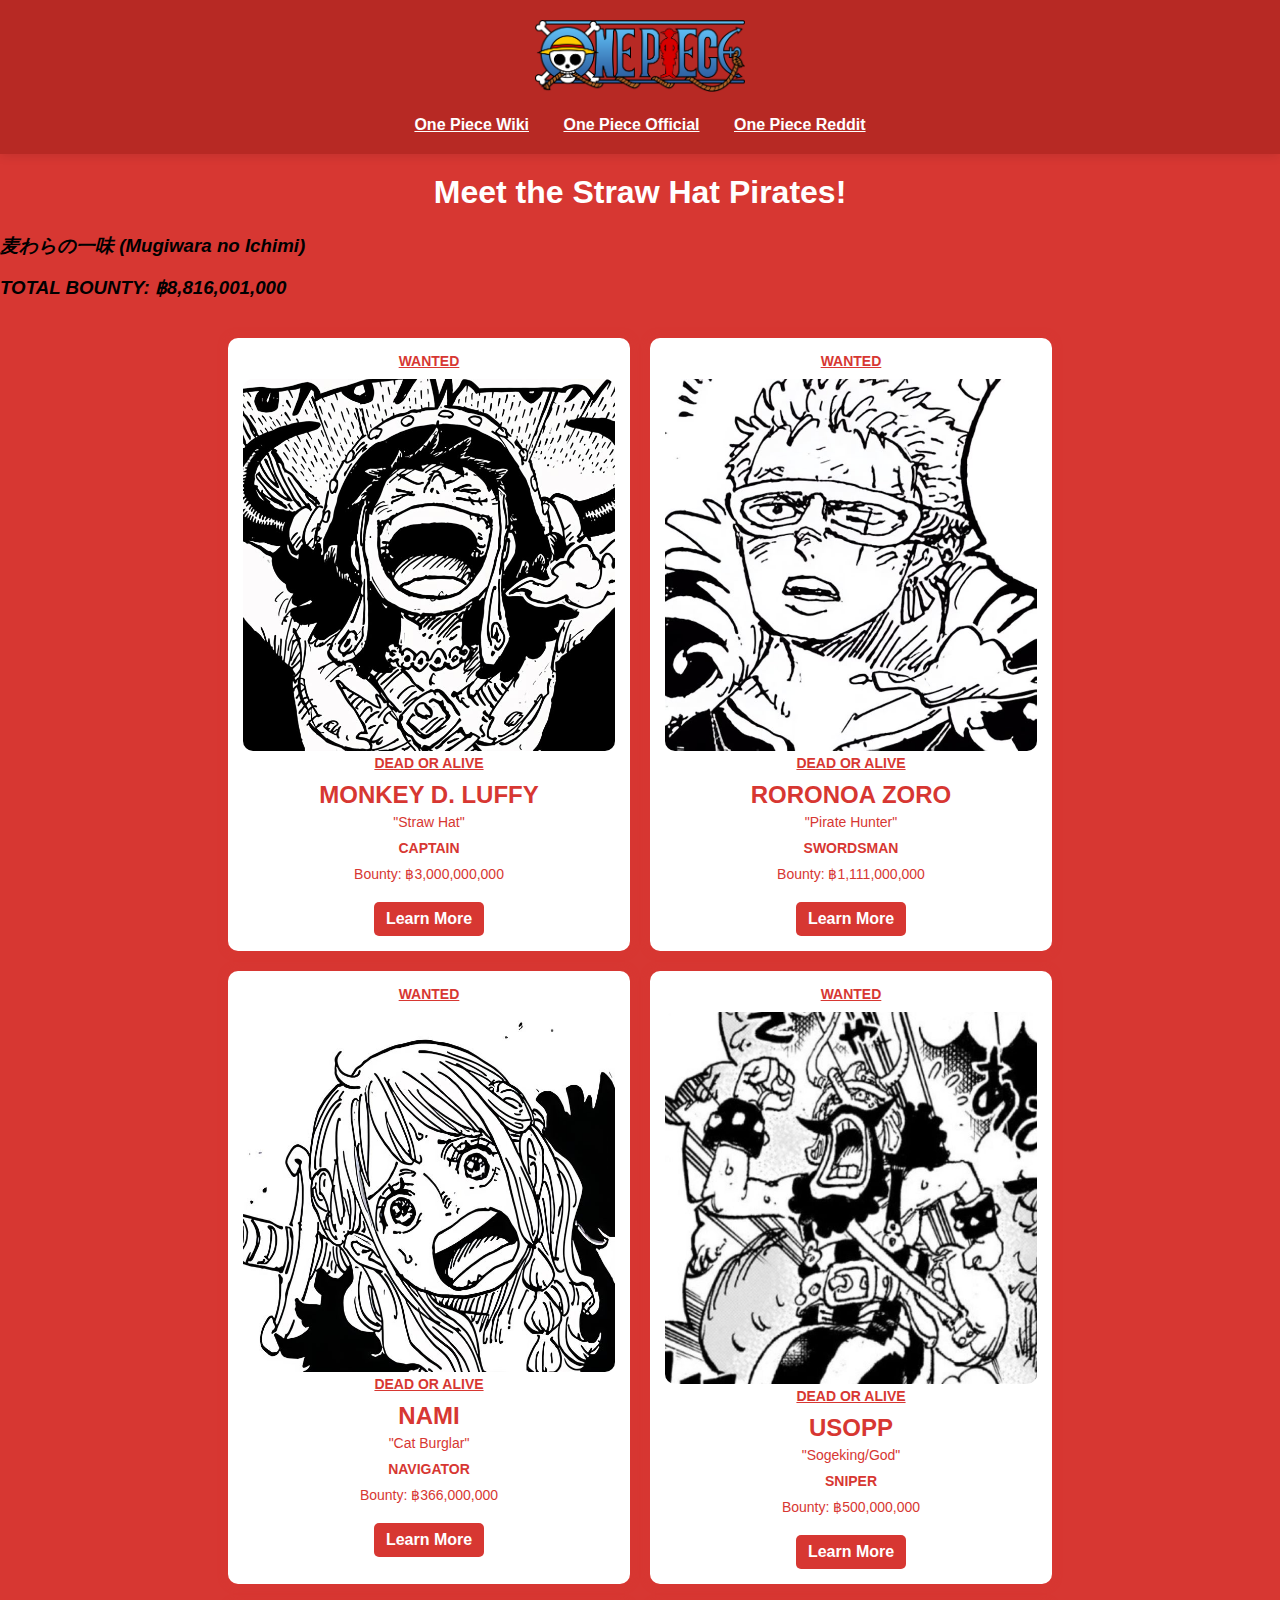
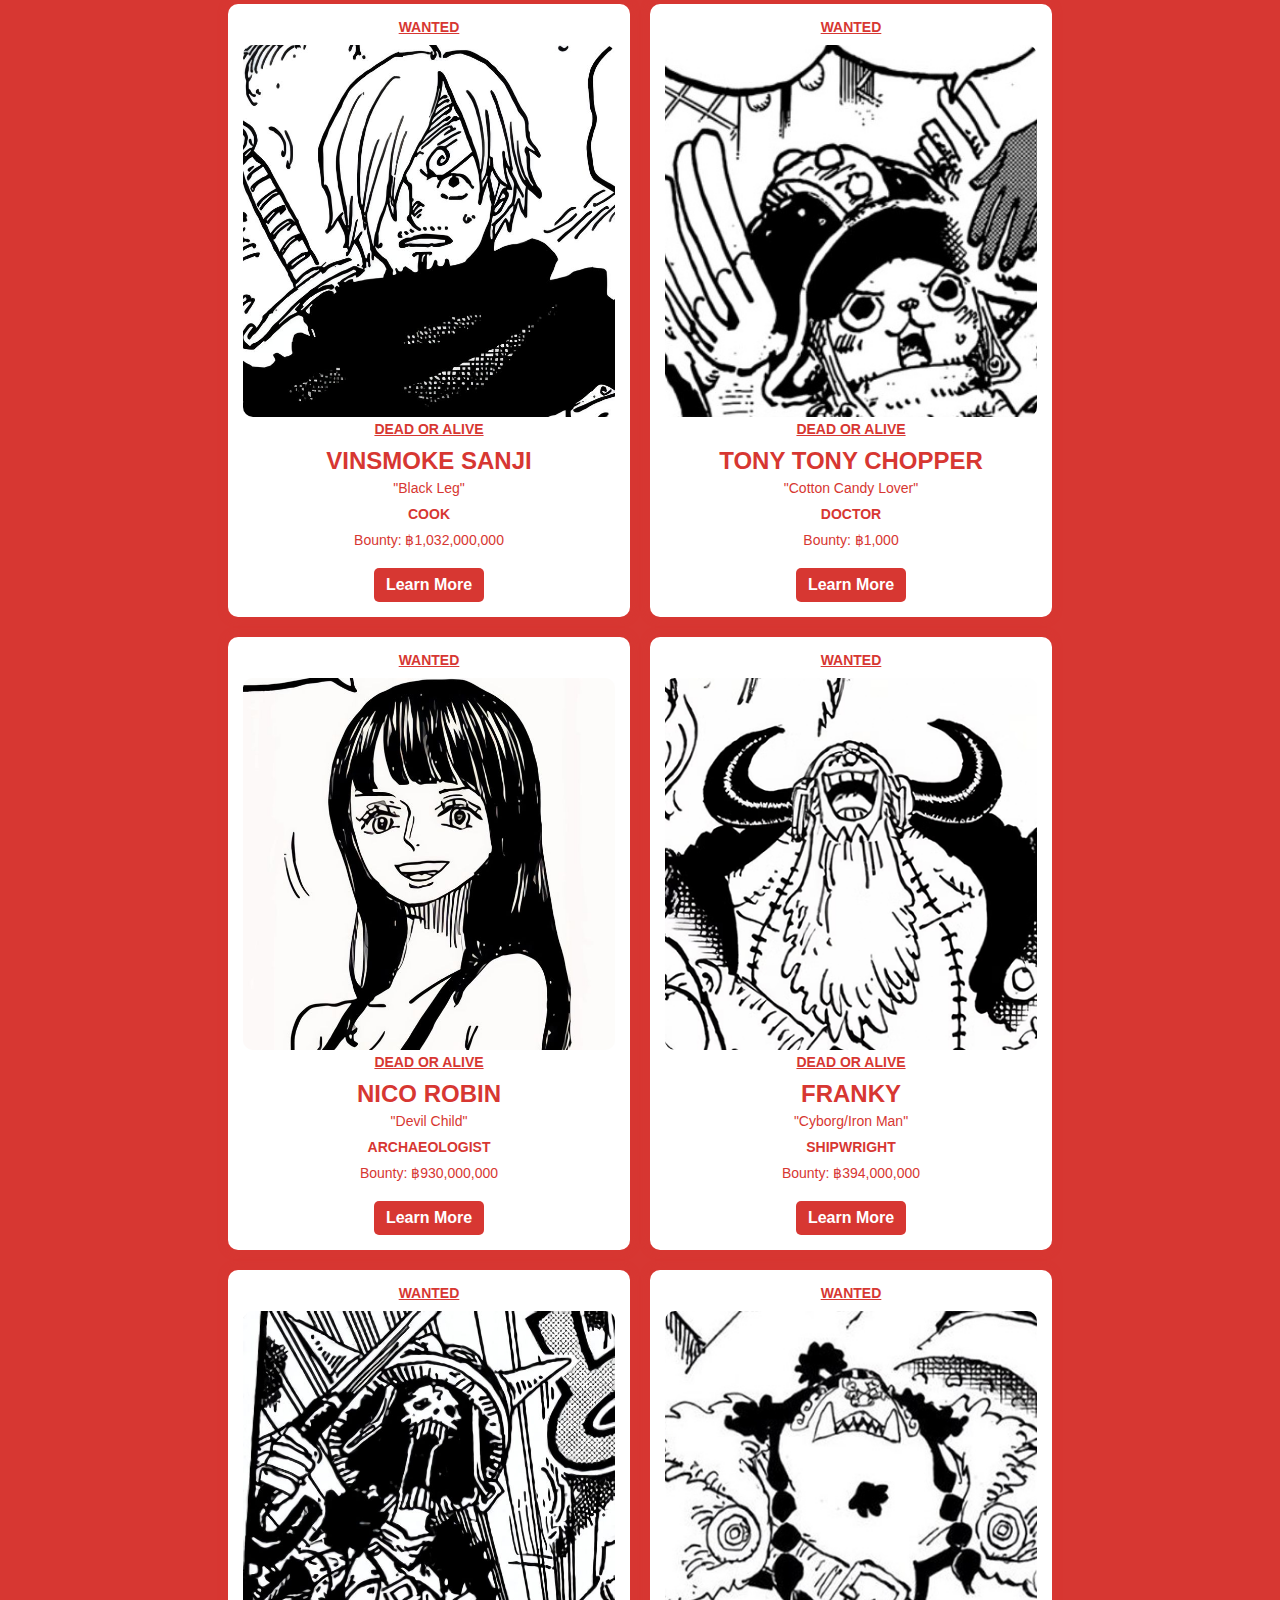
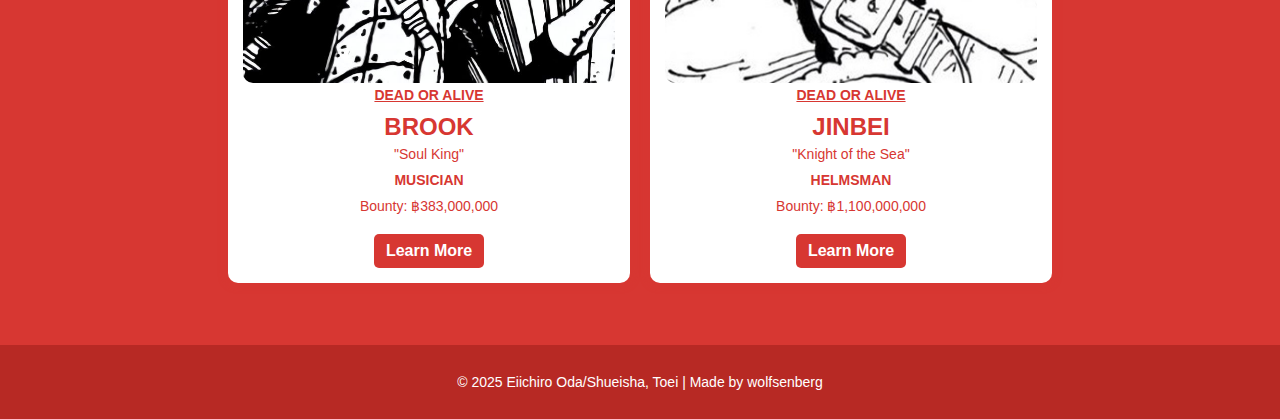
<file: index.html>
<!DOCTYPE html>
<head>
  <title>Straw Hat Pirates</title>
  <link rel="icon" type="image/x-icon" href="strawhats_jolleyroger.png">
  <link rel="stylesheet" href="one_piece.css" />
</head>

<header class="site-header">
    <img src="one piece logo.png" alt="One Piece Logo" class="header-logo">
    <nav>
      <a href="https://onepiece.fandom.com/wiki/One_Piece_Wiki" target="_blank"><u>One Piece Wiki</u></a>
      <a href="https://one-piece.com/op/links_eng/" target="_blank"><u>One Piece Official</u></a>
      <a href="https://www.reddit.com/r/OnePiece/" target="_blank"><u>One Piece Reddit</u></a>
    </nav>
  </header>

<body>
  <h1>Meet the Straw Hat Pirates!</h1>
  <h3><i>麦わらの一味 (Mugiwara no Ichimi)</i></h3>
  <h3><i>TOTAL BOUNTY: ฿8,816,001,000</i></h3>
  <div class="character-grid">

    <div class="character-card">
      <p><b><u>WANTED</u></b></p>
      <img src="luffy.jpg" alt="Monkey D. Luffy" />
      <p><b><u>DEAD OR ALIVE</u></b></p>
      <h2>MONKEY D. LUFFY</h2>
      <p>"Straw Hat"</p>
      <p><b>CAPTAIN</b></p>
      <p>Bounty: ฿3,000,000,000</p>
      <a href="https://onepiece.fandom.com/wiki/Monkey_D._Luffy" target="_blank">Learn More</a>
    </div>

    <div class="character-card">
      <p><b><u>WANTED</u></b></p>
      <img src="zoro.jpg" alt="Roronoa Zoro" />
      <p><b><u>DEAD OR ALIVE</u></b></p>
      <h2>RORONOA ZORO</h2>
      <p>"Pirate Hunter"</p>
      <p><b>SWORDSMAN</b></p>
      <p>Bounty: ฿1,111,000,000</p>
      <a href="https://onepiece.fandom.com/wiki/Roronoa_Zoro" target="_blank">Learn More</a>
    </div>

    <div class="character-card">
      <p><b><u>WANTED</u></b></p>
      <img src="nami.jpg" alt="Nami" />
      <p><b><u>DEAD OR ALIVE</u></b></p>
      <h2>NAMI</h2>
      <p>"Cat Burglar"</p>
      <p><b>NAVIGATOR</b></p>
      <p>Bounty: ฿366,000,000</p>
      <a href="https://onepiece.fandom.com/wiki/Nami" target="_blank">Learn More</a>
    </div>

    <div class="character-card">
      <p><b><u>WANTED</u></b></p>
      <img src="usopp.jpg" alt="Usopp" />
      <p><b><u>DEAD OR ALIVE</u></b></p>
      <h2>USOPP</h2>
      <p>"Sogeking/God"</p>
      <p><b>SNIPER</b></p>
      <p>Bounty: ฿500,000,000</p>
      <a href="https://onepiece.fandom.com/wiki/Usopp" target="_blank">Learn More</a>
    </div>

    <div class="character-card">
      <p><b><u>WANTED</u></b></p>
      <img src="sanji.jpg" alt="Sanji" />
      <p><b><u>DEAD OR ALIVE</u></b></p>
      <h2>VINSMOKE SANJI</h2>
      <p>"Black Leg"</p>
      <p><b>COOK</b></p>
      <p>Bounty: ฿1,032,000,000</p>
      <a href="https://onepiece.fandom.com/wiki/Sanji" target="_blank">Learn More</a>
    </div>

    <div class="character-card">
      <p><b><u>WANTED</u></b></p>
      <img src="chopper.jpg" alt="Chopper" />
      <p><b><u>DEAD OR ALIVE</u></b></p>
      <h2>TONY TONY CHOPPER</h2>
      <p>"Cotton Candy Lover"</p>
      <p><b>DOCTOR</b></p>
      <p>Bounty: ฿1,000</p>
      <a href="https://onepiece.fandom.com/wiki/Tony_Tony_Chopper" target="_blank">Learn More</a>
    </div>

    <div class="character-card">
      <p><b><u>WANTED</u></b></p>
      <img src="robin.jpg" alt="Nico Robin" />
      <p><b><u>DEAD OR ALIVE</u></b></p>
      <h2>NICO ROBIN</h2>
      <p>"Devil Child"</p>
      <p><b>ARCHAEOLOGIST</b></p>
      <p>Bounty: ฿930,000,000</p>
      <a href="https://onepiece.fandom.com/wiki/Nico_Robin" target="_blank">Learn More</a>
    </div>
    
    <div class="character-card">
      <p><b><u>WANTED</u></b></p>
      <img src="franky.jpg" alt="Franky" />
      <p><b><u>DEAD OR ALIVE</u></b></p>
      <h2>FRANKY</h2>
      <p>"Cyborg/Iron Man"</p>
      <p><b>SHIPWRIGHT</b></p>
      <p>Bounty: ฿394,000,000</p>
      <a href="https://onepiece.fandom.com/wiki/Franky" target="_blank">Learn More</a>
    </div>

    <div class="character-card">
      <p><b><u>WANTED</u></b></p>
      <img src="brook.jpg" alt="Brook" />
      <p><b><u>DEAD OR ALIVE</u></b></p>
      <h2>BROOK</h2>
      <p>"Soul King"</p>
      <p><b>MUSICIAN</b></p>
      <p>Bounty: ฿383,000,000</p>
      <a href="https://onepiece.fandom.com/wiki/Brook" target="_blank">Learn More</a>
    </div>

    <div class="character-card">
      <p><b><u>WANTED</u></b></p>
      <img src="jinbei.jpg" alt="Jinbe" />
      <p><b><u>DEAD OR ALIVE</u></b></p>
      <h2>JINBEI</h2>
      <p>"Knight of the Sea"</p>
      <p><b>HELMSMAN</b></p>
      <p>Bounty: ฿1,100,000,000</p>
      <a href="https://onepiece.fandom.com/wiki/Brook" target="_blank">Learn More</a>
    </div>
  </div>


  <footer class="site-footer">
    <p>&copy; 2025 Eiichiro Oda/Shueisha, Toei | Made by wolfsenberg</p>
  </footer>
</body>
</html>
</file>
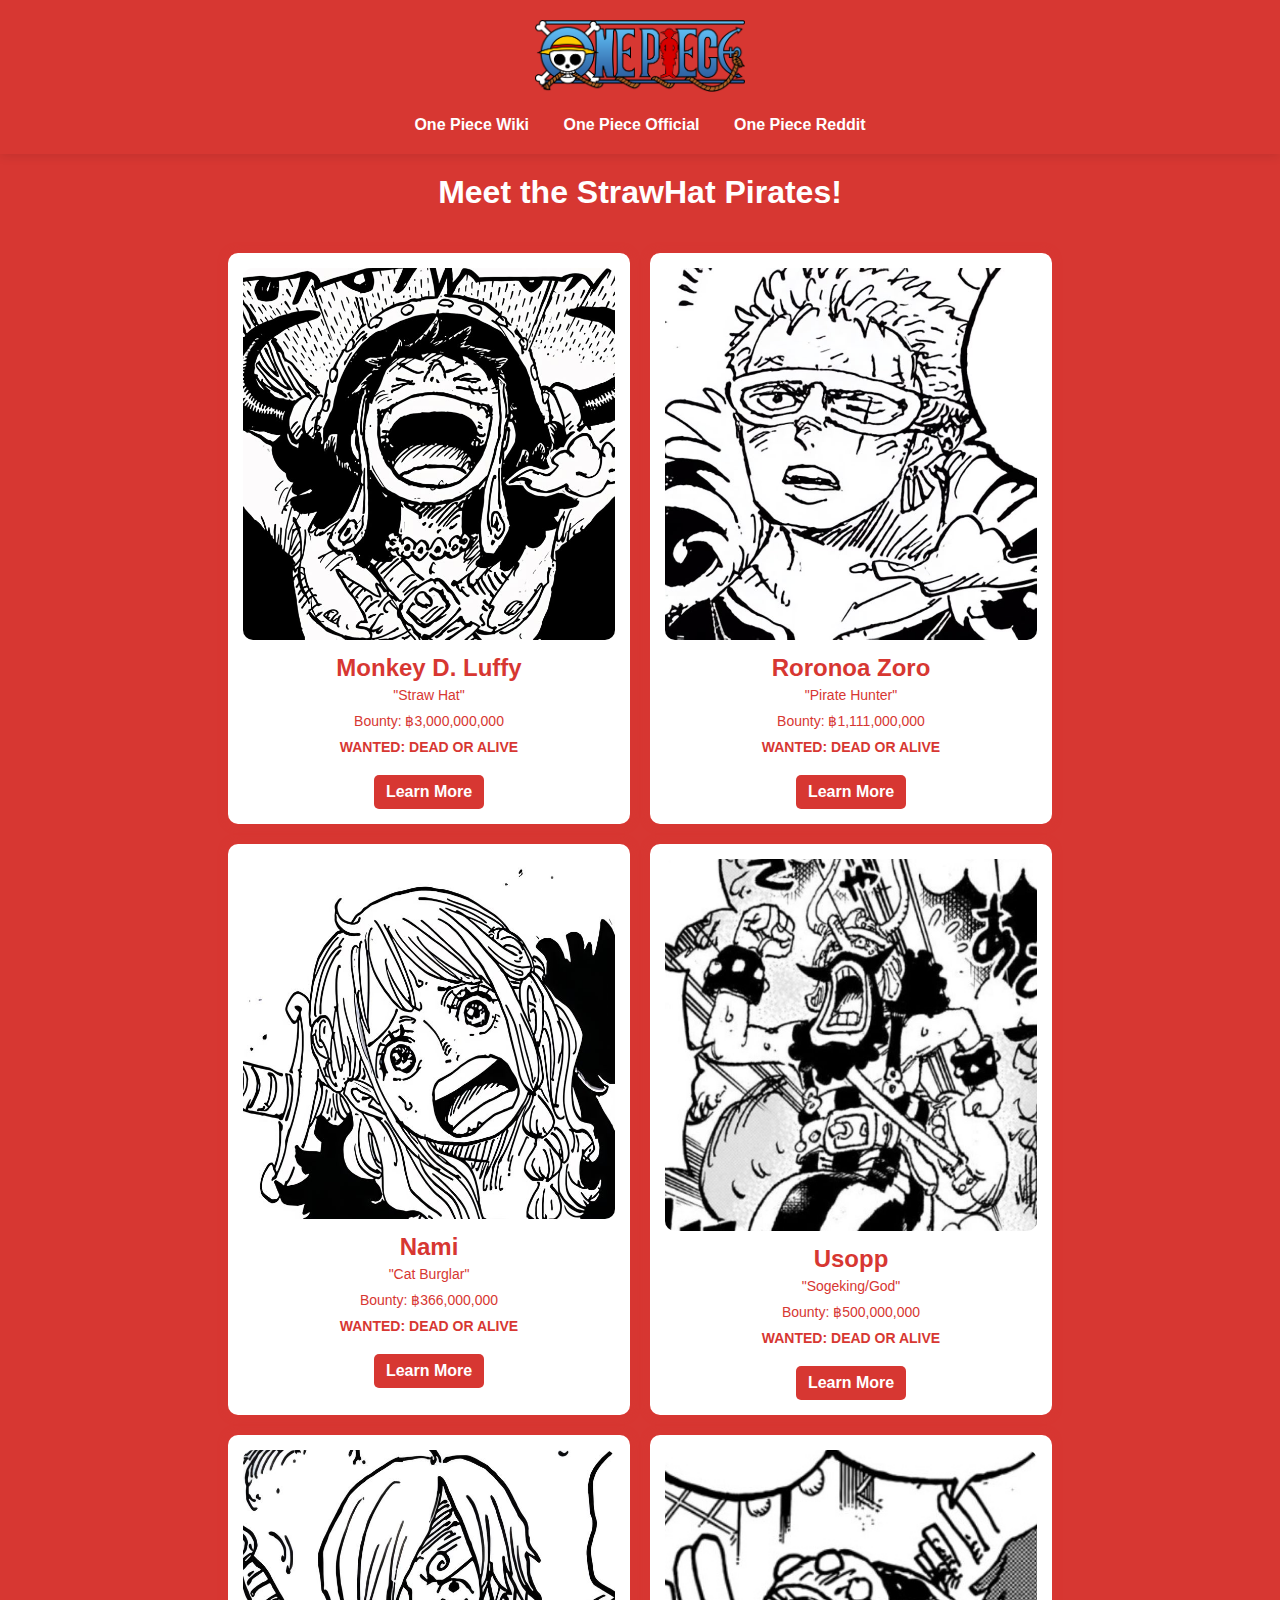
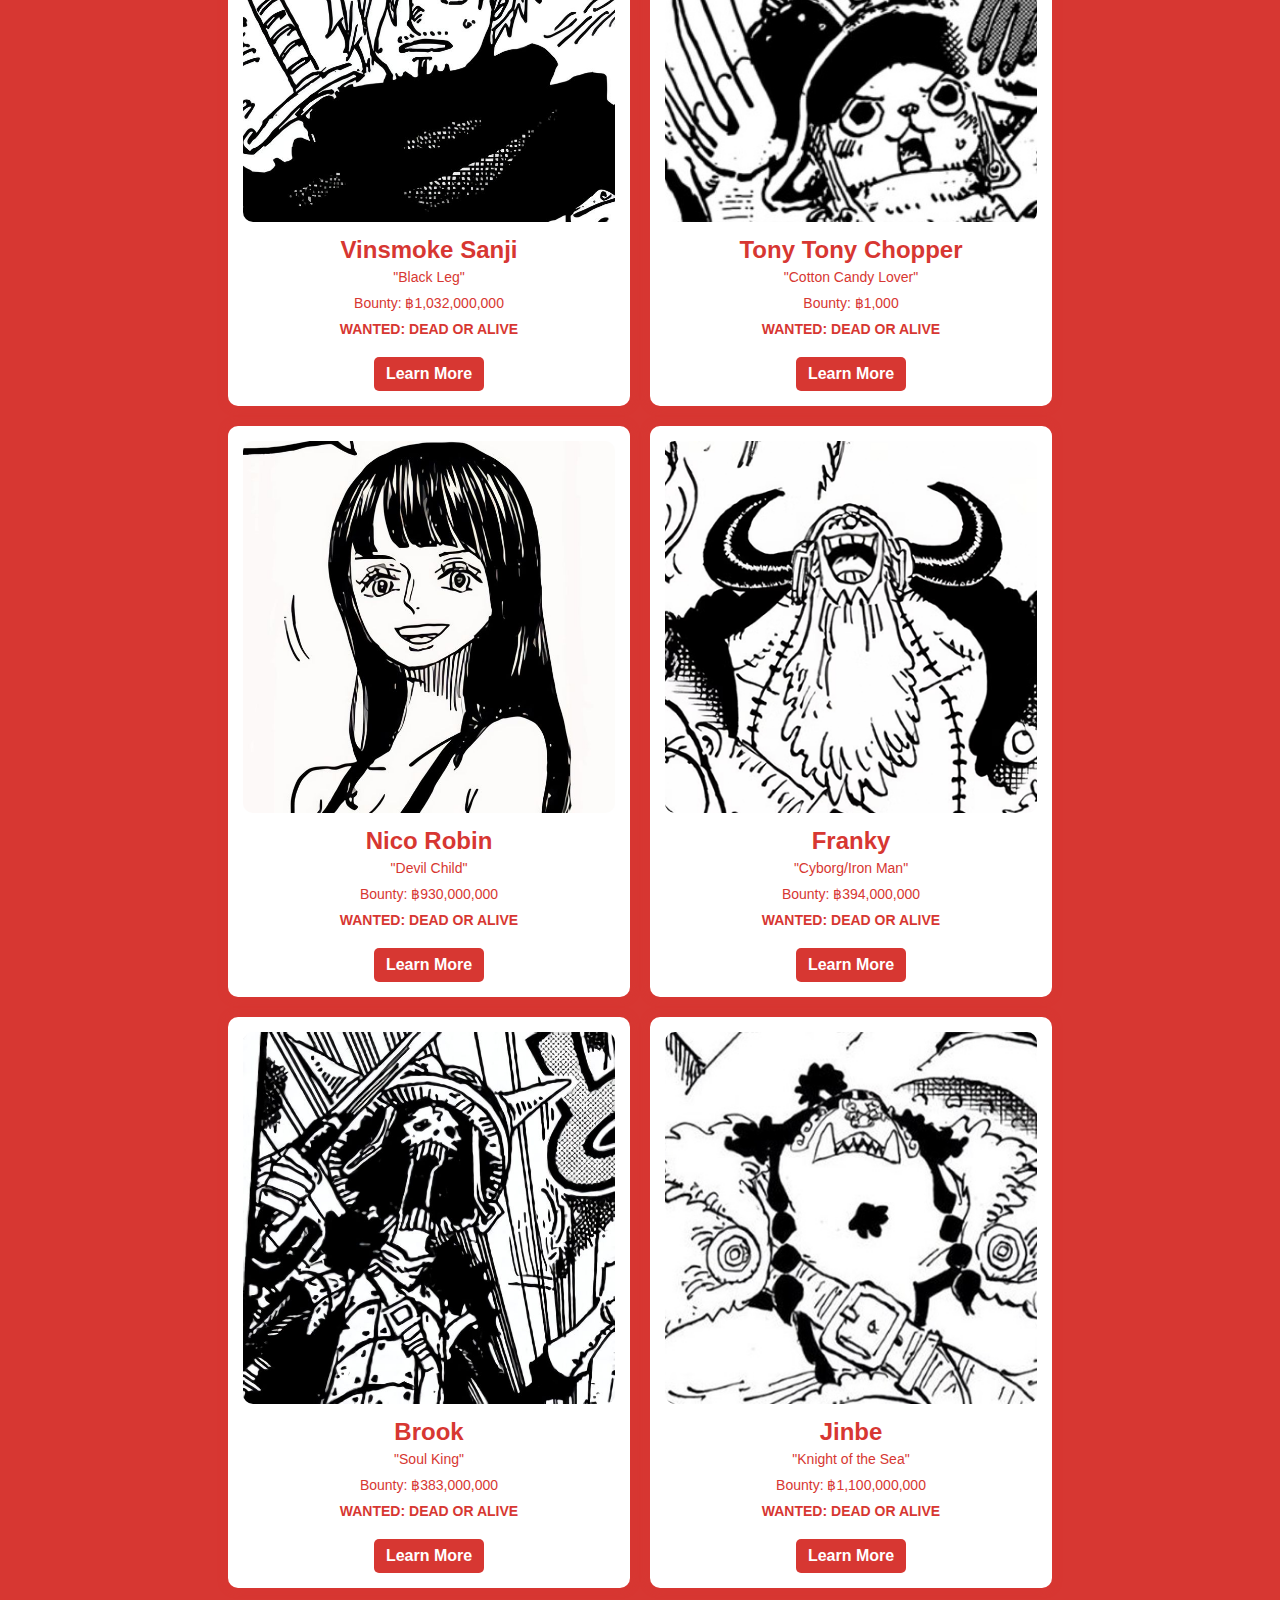
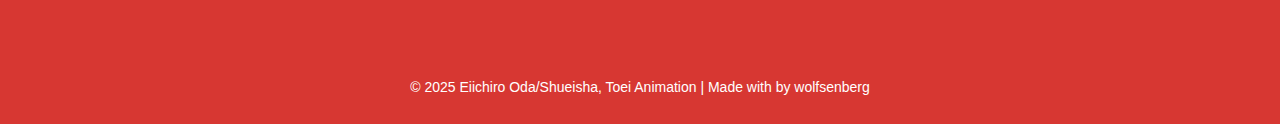
<file: one piece.html>
<!DOCTYPE html>
<head>
  <title>Strawhat Pirates</title>
  <link rel="stylesheet" href="one piece.css" />
</head>

<header class="site-header">
    <img src="one piece logo.png" alt="One Piece Logo" class="header-logo">
    <nav>
      <a href="https://onepiece.fandom.com/wiki/One_Piece_Wiki" target="_blank">One Piece Wiki</a>
      <a href="https://one-piece.com/op/links_eng/" target="_blank">One Piece Official</a>
      <a href="https://www.reddit.com/r/OnePiece/" target="_blank">One Piece Reddit</a>
    </nav>
  </header>

<body class="home-page">
  <h1>Meet the StrawHat Pirates!</h1>
  <div class="character-grid">

    <div class="character-card">
      <img src="luffy.jpg" alt="Monkey D. Luffy" />
      <h2>Monkey D. Luffy</h2>
      <p>"Straw Hat"</p>
      <p>Bounty: ฿3,000,000,000</p>
      <p><b>WANTED: DEAD OR ALIVE</b></p>
      <a href="https://onepiece.fandom.com/wiki/Monkey_D._Luffy" target="_blank">Learn More</a>
    </div>

    <div class="character-card">
      <img src="zoro.jpg" alt="Roronoa Zoro" />
      <h2>Roronoa Zoro</h2>
      <p>"Pirate Hunter"</p>
      <p>Bounty: ฿1,111,000,000</p>
      <p><b>WANTED: DEAD OR ALIVE</b></p>
      <a href="https://onepiece.fandom.com/wiki/Roronoa_Zoro" target="_blank">Learn More</a>
    </div>

    <div class="character-card">
      <img src="nami.jpg" alt="Nami" />
      <h2>Nami</h2>
      <p>"Cat Burglar"</p>
      <p>Bounty: ฿366,000,000</p>
      <p><b>WANTED: DEAD OR ALIVE</b></p>
      <a href="https://onepiece.fandom.com/wiki/Nami" target="_blank">Learn More</a>
    </div>

    <div class="character-card">
      <img src="usopp.jpg" alt="Usopp" />
      <h2>Usopp</h2>
      <p>"Sogeking/God"</p>
      <p>Bounty: ฿500,000,000</p>
      <p><b>WANTED: DEAD OR ALIVE</b></p>
      <a href="https://onepiece.fandom.com/wiki/Usopp" target="_blank">Learn More</a>
    </div>

    <div class="character-card">
      <img src="sanji.jpg" alt="Sanji" />
      <h2>Vinsmoke Sanji</h2>
      <p>"Black Leg"</p>
      <p>Bounty: ฿1,032,000,000</p>
      <p><b>WANTED: DEAD OR ALIVE</b></p>
      <a href="https://onepiece.fandom.com/wiki/Sanji" target="_blank">Learn More</a>
    </div>

    <div class="character-card">
      <img src="chopper.jpg" alt="Chopper" />
      <h2>Tony Tony Chopper</h2>
      <p>"Cotton Candy Lover"</p>
      <p>Bounty: ฿1,000</p>
      <p><b>WANTED: DEAD OR ALIVE</b></p>
      <a href="https://onepiece.fandom.com/wiki/Tony_Tony_Chopper" target="_blank">Learn More</a>
    </div>

    <div class="character-card">
      <img src="robin.jpg" alt="Nico Robin" />
      <h2>Nico Robin</h2>
      <p>"Devil Child"</p>
      <p>Bounty: ฿930,000,000</p>
      <p><b>WANTED: DEAD OR ALIVE</b></p>
      <a href="https://onepiece.fandom.com/wiki/Nico_Robin" target="_blank">Learn More</a>
    </div>
    
    <div class="character-card">
      <img src="franky.jpg" alt="Franky" />
      <h2>Franky</h2>
      <p>"Cyborg/Iron Man"</p>
      <p>Bounty: ฿394,000,000</p>
      <p><b>WANTED: DEAD OR ALIVE</b></p>
      <a href="https://onepiece.fandom.com/wiki/Franky" target="_blank">Learn More</a>
    </div>

    <div class="character-card">
      <img src="brook.jpg" alt="Brook" />
      <h2>Brook</h2>
      <p>"Soul King"</p>
      <p>Bounty: ฿383,000,000</p>
      <p><b>WANTED: DEAD OR ALIVE</b></p>
      <a href="https://onepiece.fandom.com/wiki/Brook" target="_blank">Learn More</a>
    </div>

    <div class="character-card">
      <img src="jinbei.jpg" alt="Jinbe" />
      <h2>Jinbe</h2>
      <p>"Knight of the Sea"</p>
      <p>Bounty: ฿1,100,000,000</p>
      <p><b>WANTED: DEAD OR ALIVE</b></p>
      <a href="https://onepiece.fandom.com/wiki/Brook" target="_blank">Learn More</a>
    </div>
  </div>


  <footer class="site-footer">
    <p>&copy; 2025 Eiichiro Oda/Shueisha, Toei Animation | Made with by wolfsenberg</p>
  </footer>
</body>
</html>
</file>
<file: one_piece.css>
body {
  font-family: 'Comic Sans MS', cursive, sans-serif;
  background-color: #d73732;
  margin: 0;
  padding: 0;
}

.site-header {
  background-color: #b72924;
  padding: 20px;
  text-align: center;
  color: white;
  box-shadow: 0 2px 10px rgba(0, 0, 0, 0.1);
}

.header-logo {
  max-width: 17%;
  height: auto;
  margin-bottom: 10px;
}

.site-header nav {
  margin-top: 10px;
}

.site-header nav a {
  color: white;
  text-decoration: none;
  margin: 0 15px;
  font-weight: bold;
  transition: text-decoration 0.3s;
}

.site-header nav a:hover {
  text-decoration: underline;
}

h1 {
  text-align: center;
  color: white;
  margin-top: 20px;
  font-size: 32px;
}

.character-grid {
  display: flex;
  flex-wrap: wrap;
  justify-content: center;
  padding: 20px;
  gap: 20px;
}

.character-card {
  background-color: white;
  border-radius: 10px;
  padding: 15px;
  flex: 1 1 30%;
  max-width: 30%;
  text-align: center;
  box-shadow: 0 0 10px #d73732;
  transition: transform 0.3s ease;
}

.character-card:hover {
  transform: scale(1.03);
}

.character-card img {
  width: 100%;
  border-radius: 10px;
  object-fit: cover;
}

.character-card h2 {
  color: #d73732;
  margin: 10px 0 5px;
}

.character-card p {
  color: #d73732;
  font-size: 14px;
  margin: 0 0 10px;
}

.character-card a {
  display: inline-block;
  margin-top: 10px;
  padding: 8px 12px;
  background-color: #d73732;
  color: white;
  text-decoration: none;
  border-radius: 5px;
  font-weight: bold;
  transition: background-color 0.3s ease;
}

.character-card a:hover {
  background-color: #d73732;
}

.site-footer {
  background-color: #b72924;
  padding: 15px;
  text-align: center;
  color: white;
  margin-top: 40px;
  font-size: 14px;
  border-top: 2px solid #d73732;
}
</file>
<file: one piece.css>
body {
  font-family: 'Comic Sans MS', cursive, sans-serif;
  background-color: #d73732;
  margin: 0;
  padding: 0;
}

.site-header {
  background-color: #d73732;
  padding: 20px;
  text-align: center;
  color: white;
  box-shadow: 0 2px 10px rgba(0, 0, 0, 0.1);
}

.header-logo {
  max-width: 17%;
  height: auto;
  margin-bottom: 10px;
}

.site-header nav {
  margin-top: 10px;
}

.site-header nav a {
  color: white;
  text-decoration: none;
  margin: 0 15px;
  font-weight: bold;
  transition: text-decoration 0.3s;
}

.site-header nav a:hover {
  text-decoration: underline;
}

h1 {
  text-align: center;
  color: white;
  margin-top: 20px;
  font-size: 32px;
}

.character-grid {
  display: flex;
  flex-wrap: wrap;
  justify-content: center;
  padding: 20px;
  gap: 20px;
}

.character-card {
  background-color: white;
  border-radius: 10px;
  padding: 15px;
  flex: 1 1 30%;
  max-width: 30%;
  text-align: center;
  box-shadow: 0 0 10px #d73732;
  transition: transform 0.3s ease;
}

.character-card:hover {
  transform: scale(1.03);
}

.character-card img {
  width: 100%;
  border-radius: 10px;
  object-fit: cover;
}

.character-card h2 {
  color: #d73732;
  margin: 10px 0 5px;
}

.character-card p {
  color: #d73732;
  font-size: 14px;
  margin: 0 0 10px;
}

.character-card a {
  display: inline-block;
  margin-top: 10px;
  padding: 8px 12px;
  background-color: #d73732;
  color: white;
  text-decoration: none;
  border-radius: 5px;
  font-weight: bold;
  transition: background-color 0.3s ease;
}

.character-card a:hover {
  background-color: #d73732;
}

.site-footer {
  background-color: #d73732;
  padding: 15px;
  text-align: center;
  color: white;
  margin-top: 40px;
  font-size: 14px;
  border-top: 2px solid #d73732;
}
</file>
